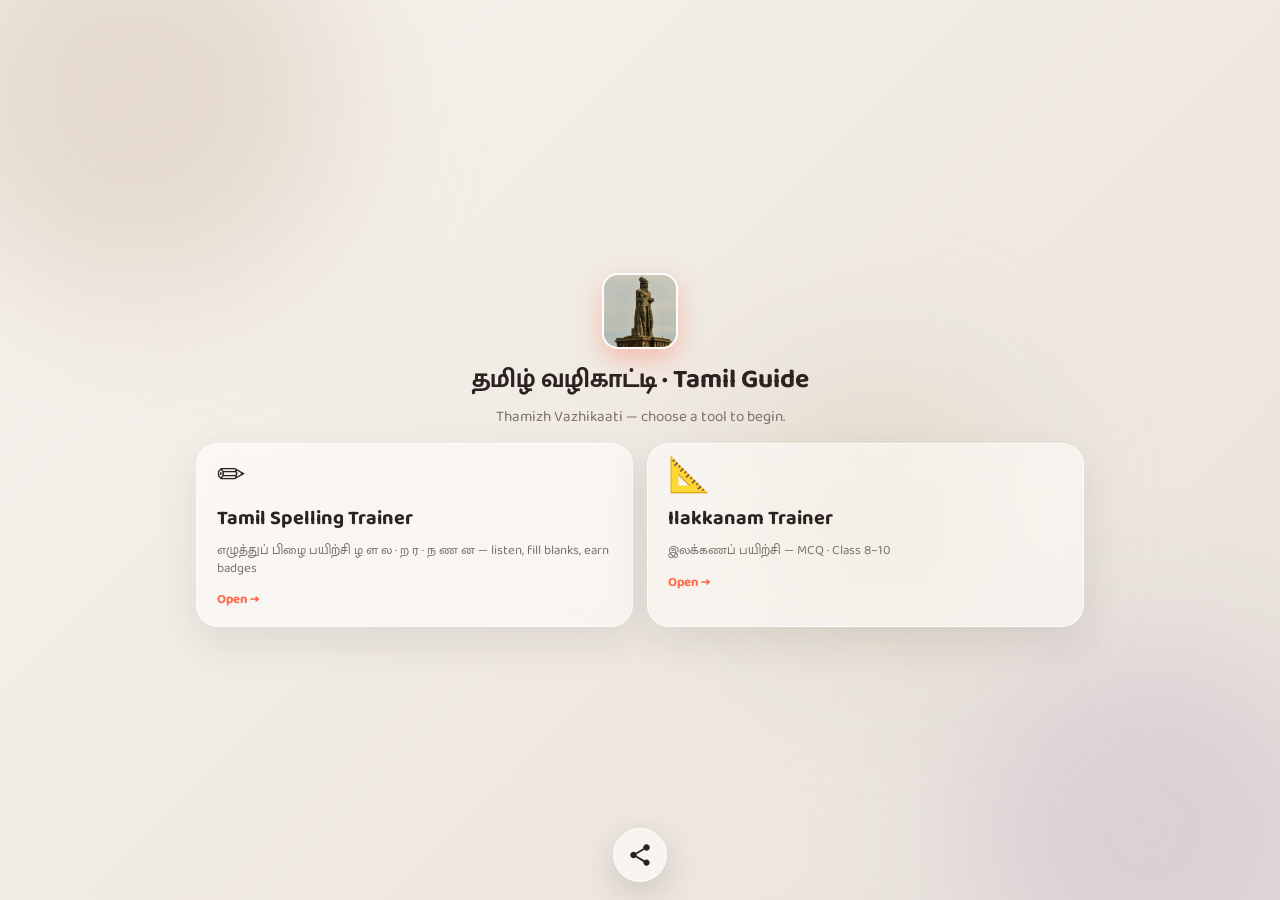
<file: web/index.html>
<!DOCTYPE html>
<html lang="ta">
<head>
  <meta charset="UTF-8" />
  <meta name="viewport" content="width=device-width, initial-scale=1.0" />
  <title>தமிழ் வழிகாட்டி · Tamil Guide</title>
  <link rel="preconnect" href="https://fonts.googleapis.com" />
  <link rel="preconnect" href="https://fonts.gstatic.com" crossorigin />
  <link href="https://fonts.googleapis.com/css2?family=Baloo+2:wght@500;600;700;800&family=Mukta+Malar:wght@400;500;600;700&display=swap" rel="stylesheet" />
  <link rel="stylesheet" href="css/styles.css" />
</head>
<body class="landing-body">
  <div class="bg-gradient"></div>
  <div class="bg-blob blob-1"></div>
  <div class="bg-blob blob-2"></div>
  <div class="bg-blob blob-3"></div>

  <div class="landing-wrap">
    <header class="landing-head">
      <div class="landing-logo landing-logo--photo" title="Thiruvalluvar">
        <img
          src="assets/thiruvalluvar.jpg"
          width="160"
          height="160"
          decoding="async"
          alt="Thiruvalluvar — statue at Kanyakumari" />
      </div>
      <h1>தமிழ் வழிகாட்டி · Tamil Guide</h1>
      <p class="muted">Thamizh Vazhikaati — choose a tool to begin.</p>
    </header>

    <div class="landing-grid">
      <a href="spelling.html" class="landing-card glass">
        <span class="landing-card-ico" aria-hidden="true">✏️</span>
        <h2>Tamil Spelling Trainer</h2>
        <p class="muted">எழுத்துப் பிழை பயிற்சி ழ ள ல · ற ர · ந ண ன — listen, fill blanks, earn badges</p>
        <span class="landing-card-go">Open →</span>
      </a>

      <a href="ilakkanam.html" class="landing-card glass">
        <span class="landing-card-ico" aria-hidden="true">📐</span>
        <h2>Ilakkanam Trainer</h2>
        <p class="muted">இலக்கணப் பயிற்சி — MCQ · Class 8–10</p>
        <span class="landing-card-go">Open →</span>
      </a>
    </div>
  </div>

  <div class="share-fab-bar" role="group" aria-label="Quick actions">
    <button type="button" id="shareFab" class="share-fab glass" aria-label="Share this site" title="Share or copy link">
      <svg class="share-fab-icon" aria-hidden="true" viewBox="0 0 24 24" width="24" height="24" focusable="false">
        <path
          fill="currentColor"
          d="M18 16.08c-.76 0-1.44.3-1.96.77L8.91 12.7c.05-.23.09-.46.09-.7s-.04-.47-.09-.7l7.05-4.11c.54.5 1.25.81 2.04.81 1.66 0 3-1.34 3-3s-1.34-3-3-3-3 1.34-3 3c0 .24.04.47.09.7L8.04 9.81C7.5 9.31 6.79 9 6 9c-1.66 0-3 1.34-3 3s1.34 3 3 3c.79 0 1.5-.31 2.04-.81l7.12 4.16c-.05.21-.08.43-.08.65 0 1.61 1.31 2.92 2.92 2.92 1.61 0 2.92-1.31 2.92-2.92s-1.31-2.92-2.92-2.92z"
        />
      </svg>
    </button>
  </div>
  <p id="shareStatus" class="share-fab-status muted" aria-live="polite" hidden></p>

  <script src="js/landing-extras.js"></script>
</body>
</html>
</file>
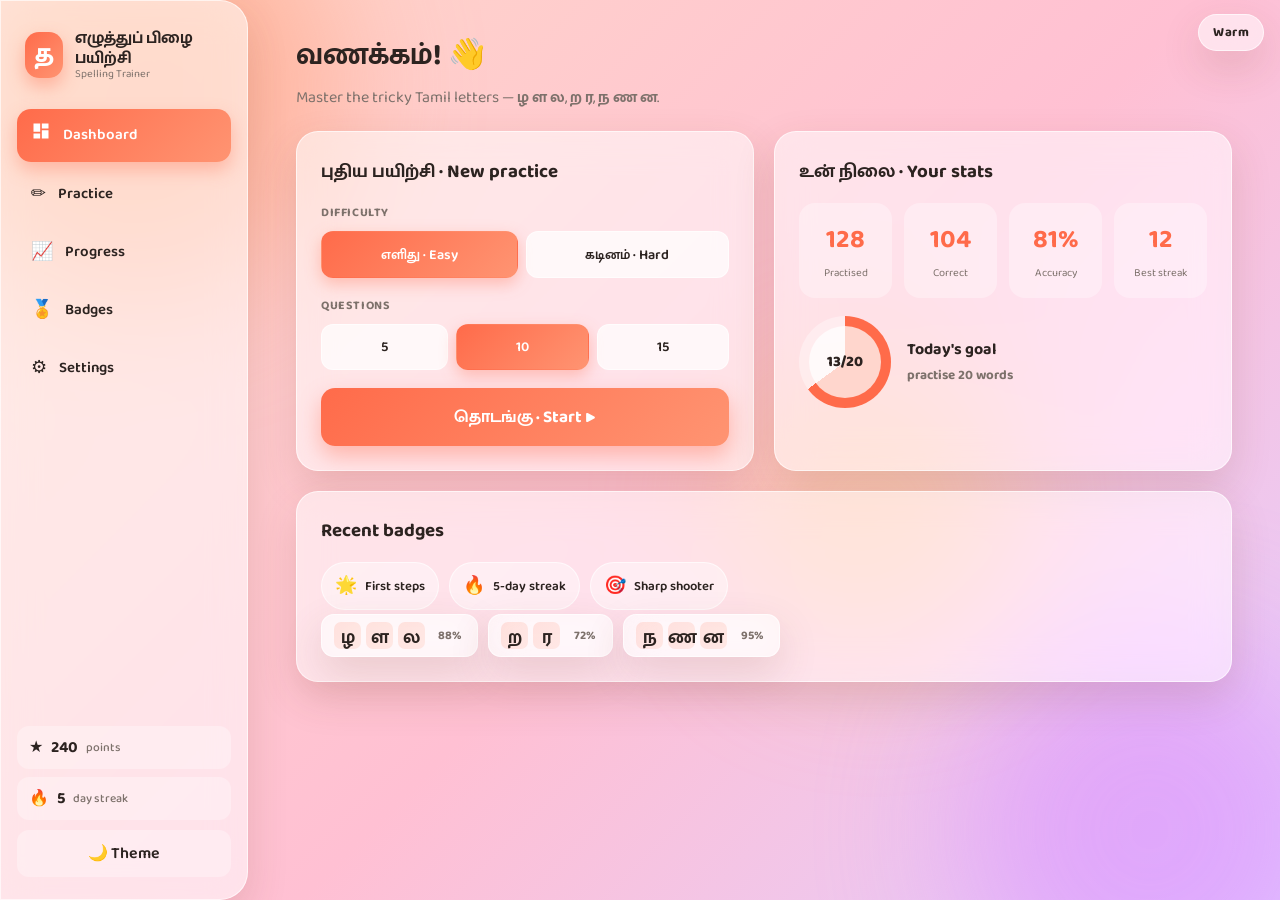
<file: scripts/palette_preview.html>
<!DOCTYPE html>
<html lang="ta">
<head>
<meta charset="UTF-8" />
<meta name="viewport" content="width=device-width, initial-scale=1.0" />
<title>Palette preview · Tamil Spelling</title>
<link rel="preconnect" href="https://fonts.googleapis.com" />
<link rel="preconnect" href="https://fonts.gstatic.com" crossorigin />
<link href="https://fonts.googleapis.com/css2?family=Baloo+2:wght@500;600;700;800&family=Mukta+Malar:wght@400;500;600;700&display=swap" rel="stylesheet" />
<style>
/* ===== self-contained copy of the dashboard look (no dependency on styles.css) ===== */
:root {
  --accent: #ff6b4a;
  --accent-2: #ff9472;
  --ok: #15a06a;
  --bad: #e23d3d;

  --text: #2c2320;
  --muted: #7d716b;
  --glass: rgba(255, 255, 255, 0.55);
  --glass-strong: rgba(255, 255, 255, 0.72);
  --glass-border: rgba(255, 255, 255, 0.65);
  --glass-shadow: 0 16px 40px rgba(120, 60, 40, 0.16);
  --radius: 22px;

  /* palette-driven (overridden by inline script) */
  --g1: #ffd9c7;
  --g2: #ffc0d3;
  --g3: #e4ccff;
  --blob1: #ff9a76;
  --blob2: #d98cff;
  --blob3: #ffd36b;
  --blob3-op: 0.35;
}

* { box-sizing: border-box; }
html, body { margin: 0; padding: 0; min-height: 100%; }
body {
  font-family: "Baloo 2", "Mukta Malar", system-ui, sans-serif;
  color: var(--text);
  min-height: 100vh;
  -webkit-font-smoothing: antialiased;
  overflow: hidden;
}
.ta, .word-line, .ref-letters { font-family: "Mukta Malar", "Baloo 2", sans-serif; }
.muted { color: var(--muted); }
h1, h2, h3 { font-weight: 700; }

.bg-gradient {
  position: fixed; inset: 0; z-index: -3;
  background: linear-gradient(135deg, var(--g1), var(--g2) 55%, var(--g3));
}
.bg-blob {
  position: fixed; z-index: -2; border-radius: 50%; filter: blur(70px); opacity: .55;
  pointer-events: none;
}
.blob-1 { width: 420px; height: 420px; background: var(--blob1); top: -120px; left: -80px; }
.blob-2 { width: 380px; height: 380px; background: var(--blob2); bottom: -120px; right: -60px; }
.blob-3 { width: 300px; height: 300px; background: var(--blob3); top: 40%; right: 20%; opacity: var(--blob3-op); }

.glass {
  background: var(--glass);
  backdrop-filter: blur(18px) saturate(1.3);
  -webkit-backdrop-filter: blur(18px) saturate(1.3);
  border: 1px solid var(--glass-border);
  box-shadow: var(--glass-shadow);
}

.layout { display: flex; min-height: 100vh; }
.sidebar {
  width: 248px; flex-shrink: 0; padding: 22px 16px;
  display: flex; flex-direction: column; gap: 22px;
  position: sticky; top: 0; height: 100vh; margin: 0;
  border-radius: 0 28px 28px 0;
}
.main { flex: 1; padding: 30px clamp(16px, 4vw, 48px); max-width: 1100px; }

.side-brand { display: flex; align-items: center; gap: 12px; padding: 6px 8px; }
.brand-mark {
  width: 46px; height: 46px; border-radius: 14px; display: grid; place-items: center;
  background: linear-gradient(135deg, var(--accent), var(--accent-2));
  color: #fff; font-weight: 800; font-size: 26px; box-shadow: 0 8px 18px rgba(255,107,74,.4);
}
.brand-text { display: flex; flex-direction: column; line-height: 1.15; }
.brand-text strong { font-size: 17px; }
.brand-text small { color: var(--muted); font-size: 11px; }

.side-nav { display: flex; flex-direction: column; gap: 6px; }
.nav-item {
  display: flex; align-items: center; gap: 12px; cursor: pointer;
  border: none; background: transparent; color: var(--text);
  padding: 12px 14px; border-radius: 14px; font: inherit; font-weight: 600; font-size: 15px;
  text-align: left;
}
.nav-item.active {
  background: linear-gradient(135deg, var(--accent), var(--accent-2));
  color: #fff; box-shadow: 0 8px 18px rgba(255,107,74,.35);
}
.ni-ico { font-size: 18px; }

.side-foot { margin-top: auto; display: flex; flex-direction: column; gap: 8px; }
.mini-stat {
  display: flex; align-items: center; gap: 8px; padding: 9px 12px; border-radius: 12px;
  background: rgba(255,255,255,.3); font-weight: 700;
}
.mini-stat b { font-size: 16px; }
.ms-l { color: var(--muted); font-weight: 500; font-size: 12px; }
.theme-btn {
  border: none; cursor: pointer; font: inherit; font-weight: 600; color: var(--text);
  background: rgba(255,255,255,.3); padding: 11px; border-radius: 12px; margin-top: 2px;
}

.view-head { margin-bottom: 20px; }
.view-head h1 { margin: 0 0 4px; font-size: 30px; }
.view-head p { margin: 0; }

.card { border-radius: var(--radius); padding: 24px; margin-bottom: 20px; }
.card h3 { margin: 0 0 16px; }
.grid-2 { display: grid; grid-template-columns: 1fr 1fr; gap: 20px; }

.field { margin-bottom: 18px; }
.field > label {
  display: block; font-weight: 700; margin-bottom: 9px; font-size: 12px;
  color: var(--muted); text-transform: uppercase; letter-spacing: .6px;
}
.seg { display: flex; flex-wrap: wrap; gap: 8px; }
.seg-btn {
  flex: 1 1 auto; min-width: 76px; padding: 11px 14px; cursor: pointer;
  border: 1.5px solid var(--glass-border); background: var(--glass-strong);
  border-radius: 12px; color: var(--text); font: inherit; font-weight: 600; font-size: 14px;
}
.seg-btn.active {
  background: linear-gradient(135deg, var(--accent), var(--accent-2));
  border-color: transparent; color: #fff; box-shadow: 0 6px 16px rgba(255,107,74,.35);
}

.btn-primary {
  border: none; cursor: pointer; font: inherit; font-weight: 700; color: #fff;
  background: linear-gradient(135deg, var(--accent), var(--accent-2));
  padding: 13px 22px; border-radius: 14px; font-size: 16px;
  box-shadow: 0 10px 22px rgba(255,107,74,.4);
}
.btn-primary.big { width: 100%; padding: 15px; font-size: 17px; }

.stats-grid { display: grid; grid-template-columns: repeat(4, 1fr); gap: 12px; }
.stat-box {
  background: rgba(255,255,255,.32); border-radius: 16px; padding: 16px 8px;
  text-align: center; display: flex; flex-direction: column; gap: 3px;
}
.stat-box b { font-size: 26px; color: var(--accent); }
.stat-box span { font-size: 11px; color: var(--muted); }

.ring-wrap { display: flex; align-items: center; gap: 16px; margin-top: 18px; }
.goal-ring {
  width: 92px; height: 92px; border-radius: 50%; display: grid; place-items: center;
  background: conic-gradient(var(--accent) calc(var(--p,0) * 1%), rgba(255,255,255,.35) 0);
  font-weight: 800; color: var(--text); position: relative;
}
.goal-ring::before { content: ""; position: absolute; inset: 10px; border-radius: 50%; background: var(--glass-strong); }
.goal-ring span { position: relative; z-index: 1; font-size: 15px; }
.goal-label { font-weight: 700; }

.badges-row { display: flex; flex-wrap: wrap; gap: 10px; }
.badge {
  display: flex; align-items: center; gap: 8px; padding: 9px 13px; border-radius: 999px;
  font-size: 13px; font-weight: 600; background: rgba(255,255,255,.4); border: 1px solid var(--glass-border);
}
.badge .b-ico { font-size: 18px; }

/* compact reference boxes from the play screen */
.ref-boxes { display: flex; gap: 10px; margin-top: 4px; flex-wrap: wrap; }
.ref-box { border-radius: 13px; padding: 7px 12px; display: flex; align-items: center; gap: 10px; }
.ref-letters { display: flex; gap: 5px; font-size: 19px; font-weight: 700; }
.ref-letters span {
  width: 27px; height: 27px; display: grid; place-items: center; border-radius: 7px;
  background: linear-gradient(135deg, rgba(255,107,74,.16), rgba(255,148,114,.16));
}
.ref-acc { font-size: 12px; font-weight: 700; color: var(--muted); min-width: 30px; text-align: center; }

.palette-tag {
  position: fixed; top: 14px; right: 16px; z-index: 80;
  padding: 7px 14px; border-radius: 999px; font-weight: 700; font-size: 13px;
  letter-spacing: .5px; text-transform: capitalize;
}
</style>
</head>
<body>
  <div class="bg-gradient"></div>
  <div class="bg-blob blob-1"></div>
  <div class="bg-blob blob-2"></div>
  <div class="bg-blob blob-3"></div>

  <div class="palette-tag glass" id="paletteTag">palette</div>

  <div class="layout">
    <aside class="sidebar glass">
      <div class="side-brand">
        <span class="brand-mark">த</span>
        <div class="brand-text">
          <strong>எழுத்துப் பிழை பயிற்சி</strong>
          <small>Spelling Trainer</small>
        </div>
      </div>
      <nav class="side-nav">
        <button class="nav-item active"><span class="ni-ico ni-ico-svg" aria-hidden="true"><svg viewBox="0 0 24 24" width="20" height="20" focusable="false"><path fill="currentColor" d="M3 13h8V3H3v10zm0 8h8v-6H3v6zm10 0h8V11h-8v10zm0-18v6h8V3h-8z"/></svg></span> Dashboard</button>
        <button class="nav-item"><span class="ni-ico">✏️</span> Practice</button>
        <button class="nav-item"><span class="ni-ico">📈</span> Progress</button>
        <button class="nav-item"><span class="ni-ico">🏅</span> Badges</button>
        <button class="nav-item"><span class="ni-ico">⚙️</span> Settings</button>
      </nav>
      <div class="side-foot">
        <div class="mini-stat"><span>★</span><b>240</b><span class="ms-l">points</span></div>
        <div class="mini-stat"><span>🔥</span><b>5</b><span class="ms-l">day streak</span></div>
        <button class="theme-btn">🌙 <span>Theme</span></button>
      </div>
    </aside>

    <main class="main">
      <header class="view-head">
        <h1>வணக்கம்! 👋</h1>
        <p class="muted">Master the tricky Tamil letters — <b>ழ ள ல</b>, <b>ற ர</b>, <b>ந ண ன</b>.</p>
      </header>

      <div class="grid-2">
        <div class="card glass start-card">
          <h3>புதிய பயிற்சி · New practice</h3>
          <div class="field">
            <label>Difficulty</label>
            <div class="seg">
              <button class="seg-btn active">எளிது · Easy</button>
              <button class="seg-btn">கடினம் · Hard</button>
            </div>
          </div>
          <div class="field">
            <label>Questions</label>
            <div class="seg">
              <button class="seg-btn">5</button>
              <button class="seg-btn active">10</button>
              <button class="seg-btn">15</button>
            </div>
          </div>
          <button class="btn-primary big">தொடங்கு · Start ▶</button>
        </div>

        <div class="card glass">
          <h3>உன் நிலை · Your stats</h3>
          <div class="stats-grid">
            <div class="stat-box"><b>128</b><span>Practised</span></div>
            <div class="stat-box"><b>104</b><span>Correct</span></div>
            <div class="stat-box"><b>81%</b><span>Accuracy</span></div>
            <div class="stat-box"><b>12</b><span>Best streak</span></div>
          </div>
          <div class="ring-wrap">
            <div class="goal-ring" style="--p:65"><span>13/20</span></div>
            <div class="goal-label">Today's goal<br><small class="muted">practise 20 words</small></div>
          </div>
        </div>
      </div>

      <div class="card glass">
        <h3>Recent badges</h3>
        <div class="badges-row">
          <div class="badge"><span class="b-ico">🌟</span> First steps</div>
          <div class="badge"><span class="b-ico">🔥</span> 5-day streak</div>
          <div class="badge"><span class="b-ico">🎯</span> Sharp shooter</div>
        </div>
        <div class="ref-boxes">
          <div class="ref-box glass"><div class="ref-letters"><span>ழ</span><span>ள</span><span>ல</span></div><div class="ref-acc">88%</div></div>
          <div class="ref-box glass"><div class="ref-letters"><span>ற</span><span>ர</span></div><div class="ref-acc">72%</div></div>
          <div class="ref-box glass"><div class="ref-letters"><span>ந</span><span>ண</span><span>ன</span></div><div class="ref-acc">95%</div></div>
        </div>
      </div>
    </main>
  </div>

  <script>
    var PALETTES = {
      warm:     { g1:"#ffd9c7", g2:"#ffc0d3", g3:"#e4ccff", b1:"#ff9a76", b2:"#d98cff", b3:"#ffd36b", b3op:0.35 },
      ocean:    { g1:"#a7f0e6", g2:"#a9d6ff", g3:"#c7caff", b1:"#54d6c4", b2:"#5fa8ff", b3:"#9aa6ff", b3op:0.40 },
      mint:     { g1:"#c4f5d8", g2:"#aef0ec", g3:"#bdf3ea", b1:"#5fe0a8", b2:"#4fd6cf", b3:"#c9f7d8", b3op:0.45 },
      lavender: { g1:"#e6ccff", g2:"#cdd4ff", g3:"#ffd6ec", b1:"#c79bff", b2:"#9aa6ff", b3:"#ffb3d4", b3op:0.40 },
      candy:    { g1:"#ffb3e6", g2:"#c79bff", g3:"#9ab8ff", b1:"#ff5fce", b2:"#9b5fff", b3:"#5f9bff", b3op:0.50 },
      sunrise:  { g1:"#ffe9a8", g2:"#ffc6a0", g3:"#ffb0c4", b1:"#ffd36b", b2:"#ff9a76", b3:"#ff8fb0", b3op:0.42 },
      neutral:  { g1:"#fbf6ef", g2:"#f2ece2", g3:"#ebe4da", b1:"#e8dcc8", b2:"#dfeae0", b3:"#efe2d2", b3op:0.30 }
    };
    var name = (new URLSearchParams(location.search).get("palette") || "warm").toLowerCase();
    var p = PALETTES[name] || PALETTES.warm;
    var r = document.documentElement.style;
    r.setProperty("--g1", p.g1);
    r.setProperty("--g2", p.g2);
    r.setProperty("--g3", p.g3);
    r.setProperty("--blob1", p.b1);
    r.setProperty("--blob2", p.b2);
    r.setProperty("--blob3", p.b3);
    r.setProperty("--blob3-op", p.b3op);
    document.getElementById("paletteTag").textContent = name;
  </script>
</body>
</html>
</file>
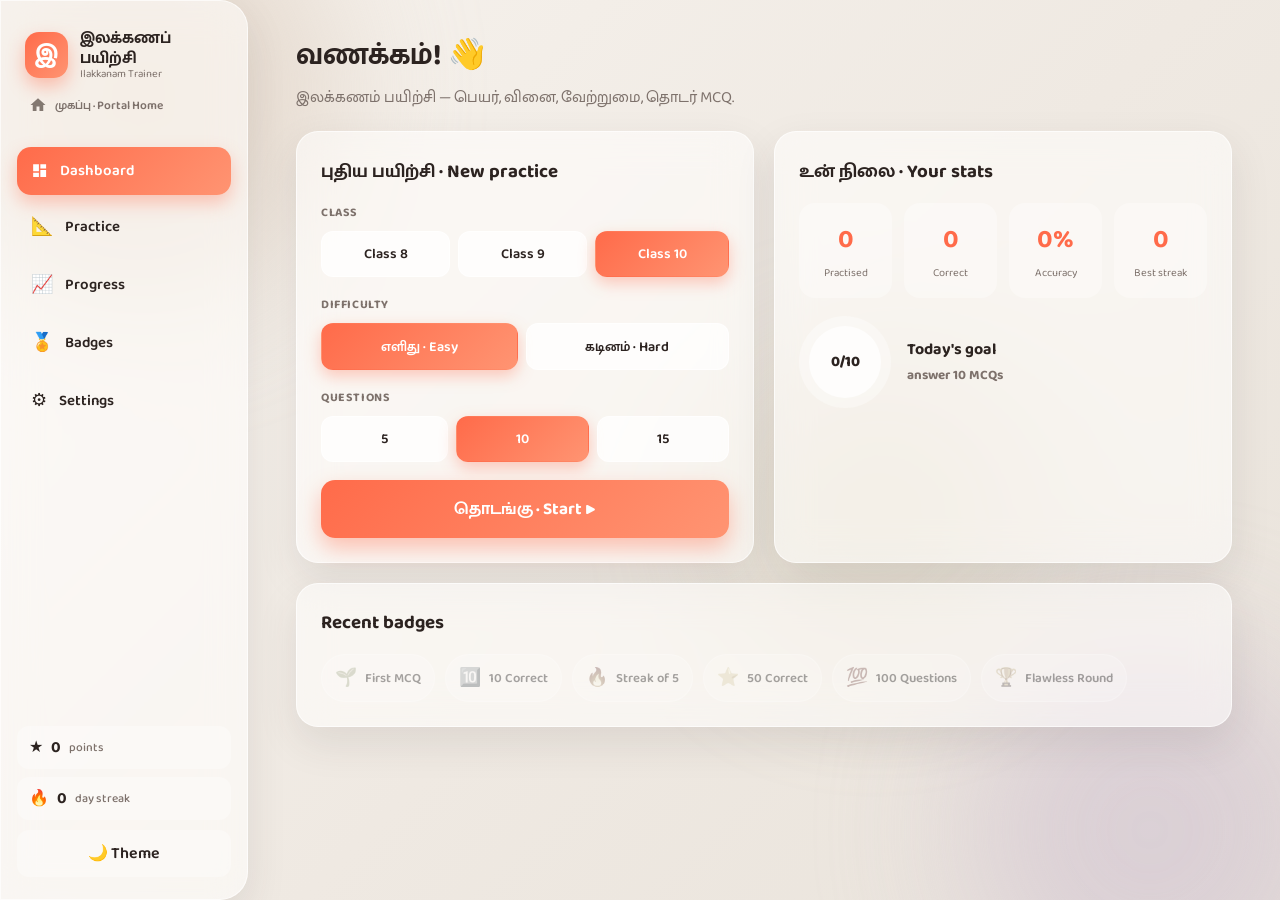
<file: web/ilakkanam.html>
<!DOCTYPE html>
<html lang="ta">
<head>
  <meta charset="UTF-8" />
  <meta name="viewport" content="width=device-width, initial-scale=1.0" />
  <title>இலக்கணம் · Ilakkanam Trainer</title>
  <link rel="preconnect" href="https://fonts.googleapis.com" />
  <link rel="preconnect" href="https://fonts.gstatic.com" crossorigin />
  <link href="https://fonts.googleapis.com/css2?family=Baloo+2:wght@500;600;700;800&family=Mukta+Malar:wght@400;500;600;700&display=swap" rel="stylesheet" />
  <link rel="stylesheet" href="css/styles.css" />
</head>
<body>
  <div class="bg-gradient"></div>
  <div class="bg-blob blob-1"></div>
  <div class="bg-blob blob-2"></div>
  <div class="bg-blob blob-3"></div>

  <div class="layout">
    <aside class="sidebar glass" id="sidebar">
      <div class="side-brand">
        <div class="side-brand-top">
          <span class="brand-mark">இ</span>
          <div class="brand-text">
            <strong>இலக்கணப் பயிற்சி</strong>
            <small>Ilakkanam Trainer</small>
          </div>
        </div>
        <a href="index.html" class="hub-link">
          <svg class="hub-link-icon" aria-hidden="true" viewBox="0 0 24 24" width="18" height="18" focusable="false">
            <path fill="currentColor" d="M10 20v-6h4v6h5v-8h3L12 3 2 12h3v8h5z" />
          </svg>
          <span>முகப்பு · Portal Home</span>
        </a>
      </div>

      <nav class="side-nav">
        <button class="nav-item active" data-view="dashboard">
          <span class="ni-ico ni-ico-svg" aria-hidden="true">
            <svg viewBox="0 0 24 24" width="20" height="20" focusable="false">
              <path fill="currentColor" d="M3 13h8V3H3v10zm0 8h8v-6H3v6zm10 0h8V11h-8v10zm0-18v6h8V3h-8z" />
            </svg>
          </span>
          Dashboard
        </button>
        <button class="nav-item" data-view="practice-setup"><span class="ni-ico">📐</span> Practice</button>
        <button class="nav-item" data-view="progress"><span class="ni-ico">📈</span> Progress</button>
        <button class="nav-item" data-view="badges"><span class="ni-ico">🏅</span> Badges</button>
        <button class="nav-item" data-view="settings"><span class="ni-ico">⚙️</span> Settings</button>
      </nav>

      <div class="side-foot">
        <div class="mini-stat"><span class="chip-ico">★</span><b id="sidePoints">0</b><span class="ms-l">points</span></div>
        <div class="mini-stat"><span class="chip-ico">🔥</span><b id="sideStreak">0</b><span class="ms-l">day streak</span></div>
        <button id="themeToggle" class="theme-btn">🌙 <span>Theme</span></button>
      </div>
    </aside>

    <button id="menuBtn" class="menu-btn glass" title="Menu">☰</button>

    <main class="main">

      <section class="view active" id="view-dashboard">
        <header class="view-head">
          <h1>வணக்கம்! 👋</h1>
          <p class="muted">இலக்கணம் பயிற்சி — பெயர், வினை, வேற்றுமை, தொடர் MCQ.</p>
        </header>

        <div class="grid-2">
          <div class="card glass start-card">
            <h3>புதிய பயிற்சி · New practice</h3>
            <div class="field">
              <label>Class</label>
              <div id="dashClass" class="seg">
                <button class="seg-btn" data-cls="8">Class 8</button>
                <button class="seg-btn" data-cls="9">Class 9</button>
                <button class="seg-btn active" data-cls="10">Class 10</button>
              </div>
            </div>
            <div class="field">
              <label>Difficulty</label>
              <div id="dashDiff" class="seg">
                <button class="seg-btn active" data-diff="easy">எளிது · Easy</button>
                <button class="seg-btn" data-diff="hard">கடினம் · Hard</button>
              </div>
            </div>
            <div class="field">
              <label>Questions</label>
              <div id="dashLen" class="seg">
                <button class="seg-btn" data-len="5">5</button>
                <button class="seg-btn active" data-len="10">10</button>
                <button class="seg-btn" data-len="15">15</button>
              </div>
            </div>
            <p id="dashEmptyMsg" class="muted empty-msg" hidden></p>
            <button id="dashStart" class="btn-primary big">தொடங்கு · Start ▶</button>
          </div>

          <div class="card glass">
            <h3>உன் நிலை · Your stats</h3>
            <div class="stats-grid">
              <div class="stat-box"><b id="dTotal">0</b><span>Practised</span></div>
              <div class="stat-box"><b id="dCorrect">0</b><span>Correct</span></div>
              <div class="stat-box"><b id="dAcc">0%</b><span>Accuracy</span></div>
              <div class="stat-box"><b id="dBest">0</b><span>Best streak</span></div>
            </div>
            <div class="ring-wrap">
              <div class="goal-ring" id="goalRing"><span id="goalText">0/10</span></div>
              <div class="goal-label">Today's goal<br><small class="muted">answer 10 MCQs</small></div>
            </div>
          </div>
        </div>

        <div class="card glass">
          <div class="card-head"><h3>Recent badges</h3></div>
          <div class="badges-row" id="dashBadges"></div>
        </div>
      </section>

      <section class="view" id="view-practice-setup">
        <header class="view-head">
          <h1>📐 பயிற்சி · Practice</h1>
          <p class="muted">Choose class, difficulty, and how many MCQs to practise.</p>
        </header>
        <div class="card glass start-card">
          <div class="field">
            <label>Class</label>
            <div id="setupClass" class="seg">
              <button class="seg-btn" data-cls="8">Class 8</button>
              <button class="seg-btn" data-cls="9">Class 9</button>
              <button class="seg-btn active" data-cls="10">Class 10</button>
            </div>
          </div>
          <div class="field">
            <label>Difficulty</label>
            <div id="setupDiff" class="seg">
              <button class="seg-btn active" data-diff="easy">எளிது · Easy</button>
              <button class="seg-btn" data-diff="hard">கடினம் · Hard</button>
            </div>
            <small class="muted">Easy — foundational topics · Hard — advanced grammar</small>
          </div>
          <div class="field">
            <label>Questions</label>
            <div id="setupLen" class="seg">
              <button class="seg-btn" data-len="5">5</button>
              <button class="seg-btn active" data-len="10">10</button>
              <button class="seg-btn" data-len="15">15</button>
            </div>
          </div>
          <p id="setupEmptyMsg" class="muted empty-msg" hidden></p>
          <button id="setupStart" class="btn-primary big">தொடங்கு · Start ▶</button>
        </div>
      </section>

      <section class="view" id="view-play">
        <div class="play-top">
          <button id="quitBtn" class="icon-btn glass" title="Back">←</button>
          <div class="progress">
            <div class="progress-bar"><div id="progressFill"></div></div>
            <span id="progressText">1 / 10</span>
          </div>
          <div class="round-points glass"><span class="chip-ico">★</span><span id="roundPoints">0</span></div>
        </div>

        <div class="card glass play-card mcq-card">
          <p id="topicLabel" class="mcq-topic-label">—</p>
          <p id="prompt" class="mcq-prompt"></p>
          <div id="mcqOptions" class="mcq-options" role="radiogroup" aria-label="Answer choices"></div>
          <div class="play-actions">
            <button id="checkBtn" class="btn-primary">சரிபார் · Check</button>
            <button id="nextBtn" class="btn-primary" hidden>அடுத்தது · Next →</button>
          </div>
          <div id="feedback" class="feedback"></div>
        </div>
      </section>

      <section class="view" id="view-results">
        <div class="card glass result-card">
          <div id="resultEmoji" class="result-emoji">🎉</div>
          <h2 id="resultTitle">அருமை!</h2>
          <div class="stats-grid three">
            <div class="stat-box"><b id="rScore">0</b><span>Score</span></div>
            <div class="stat-box"><b id="rCorrect">0/0</b><span>Correct</span></div>
            <div class="stat-box"><b id="rStreak">0</b><span>Best streak</span></div>
          </div>
          <div id="newBadges" class="badges-row center"></div>
          <div id="reviewList" class="review-list"></div>
          <div class="result-actions">
            <button id="againBtn" class="btn-primary big">மீண்டும் · Again</button>
            <button id="homeBtn" class="btn-soft btn-ico-row">
              <svg class="btn-row-ico" aria-hidden="true" viewBox="0 0 24 24" width="18" height="18" focusable="false">
                <path fill="currentColor" d="M3 13h8V3H3v10zm0 8h8v-6H3v6zm10 0h8V11h-8v10zm0-18v6h8V3h-8z" />
              </svg>
              Dashboard
            </button>
          </div>
        </div>
      </section>

      <section class="view" id="view-progress">
        <header class="view-head"><h1>📈 முன்னேற்றம் · Progress</h1></header>
        <div class="card glass">
          <div class="stats-grid">
            <div class="stat-box"><b id="pTotal">0</b><span>Questions practised</span></div>
            <div class="stat-box"><b id="pCorrect">0</b><span>Correct</span></div>
            <div class="stat-box"><b id="pAcc">0%</b><span>Accuracy</span></div>
            <div class="stat-box"><b id="pBest">0</b><span>Best streak</span></div>
          </div>
        </div>
        <div class="card glass">
          <h3>By grammar topic</h3>
          <div id="topicStats" class="group-stats"></div>
        </div>
      </section>

      <section class="view" id="view-badges">
        <header class="view-head"><h1>🏅 சின்னங்கள் · Badges</h1></header>
        <div class="card glass"><div class="badges-row" id="allBadges"></div></div>
      </section>

      <section class="view" id="view-settings">
        <header class="view-head"><h1>⚙️ அமைப்புகள் · Settings</h1></header>
        <div class="card glass">
          <div class="field"><label>Appearance</label>
            <div class="seg">
              <button class="seg-btn" id="setLight">☀️ Light</button>
              <button class="seg-btn" id="setDark">🌙 Dark</button>
            </div>
          </div>
          <div class="field"><label>Danger zone</label>
            <button id="resetBtn" class="btn-soft danger">Reset all progress</button>
          </div>
        </div>
      </section>

    </main>
  </div>

  <div id="fxRed" class="fx-red" aria-hidden="true"></div>
  <div id="fxLayer" class="fx-layer" aria-hidden="true"></div>

  <script src="data/ilakkanam.js"></script>
  <script src="js/ilakkanam.js"></script>
</body>
</html>
</file>
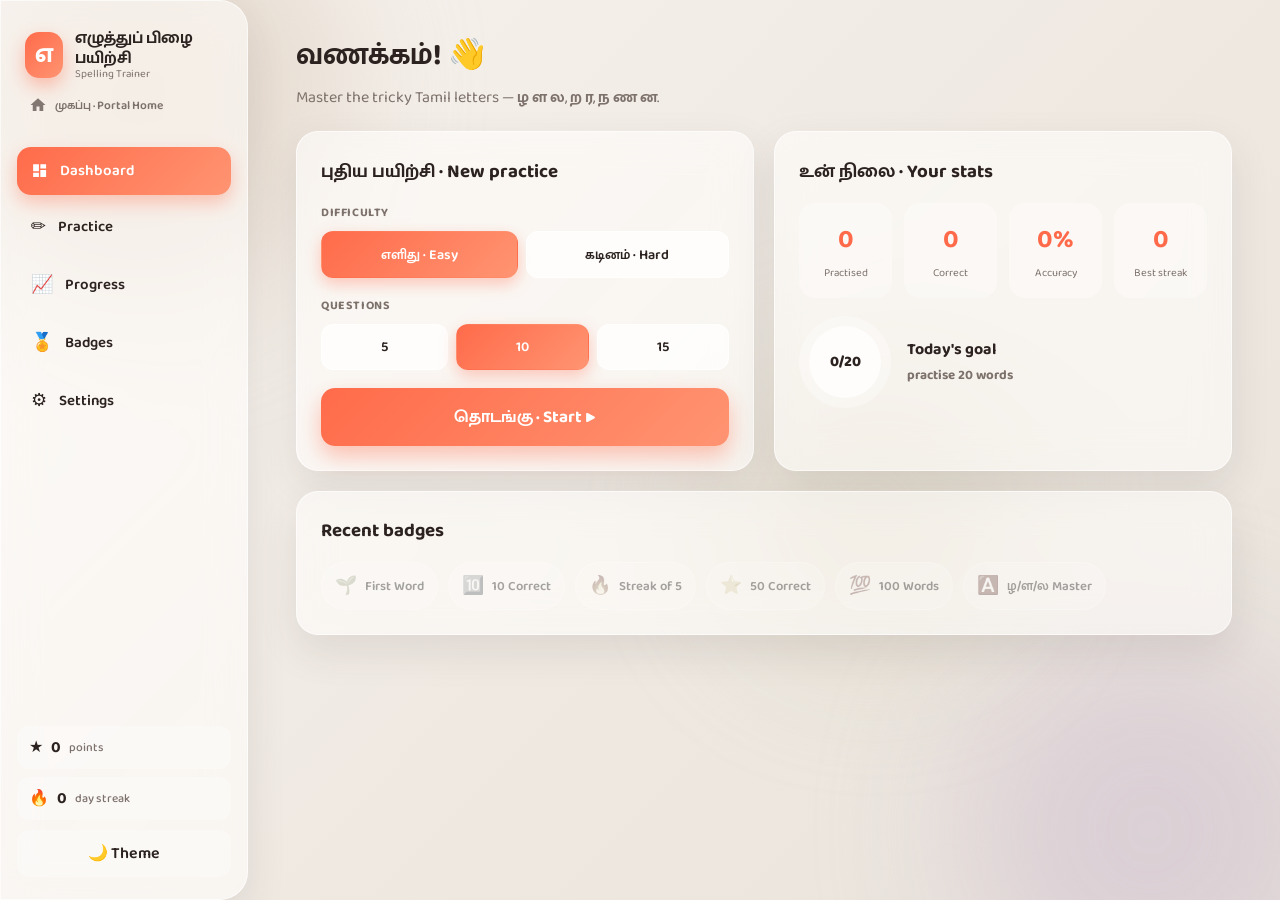
<file: web/spelling.html>
<!DOCTYPE html>
<html lang="ta">
<head>
  <meta charset="UTF-8" />
  <meta name="viewport" content="width=device-width, initial-scale=1.0" />
  <title>எழுத்துப் பிழை பயிற்சி · Tamil Spelling</title>
  <link rel="preconnect" href="https://fonts.googleapis.com" />
  <link rel="preconnect" href="https://fonts.gstatic.com" crossorigin />
  <link href="https://fonts.googleapis.com/css2?family=Baloo+2:wght@500;600;700;800&family=Mukta+Malar:wght@400;500;600;700&display=swap" rel="stylesheet" />
  <link rel="stylesheet" href="css/styles.css" />
</head>
<body>
  <div class="bg-gradient"></div>
  <div class="bg-blob blob-1"></div>
  <div class="bg-blob blob-2"></div>
  <div class="bg-blob blob-3"></div>

  <div class="layout">
    <aside class="sidebar glass" id="sidebar">
      <div class="side-brand">
        <div class="side-brand-top">
          <span class="brand-mark">எ</span>
          <div class="brand-text">
            <strong>எழுத்துப் பிழை பயிற்சி</strong>
            <small>Spelling Trainer</small>
          </div>
        </div>
        <a href="index.html" class="hub-link">
          <svg class="hub-link-icon" aria-hidden="true" viewBox="0 0 24 24" width="18" height="18" focusable="false">
            <path fill="currentColor" d="M10 20v-6h4v6h5v-8h3L12 3 2 12h3v8h5z" />
          </svg>
          <span>முகப்பு · Portal Home</span>
        </a>
      </div>

      <nav class="side-nav">
        <button class="nav-item active" data-view="dashboard">
          <span class="ni-ico ni-ico-svg" aria-hidden="true">
            <svg viewBox="0 0 24 24" width="20" height="20" focusable="false">
              <path fill="currentColor" d="M3 13h8V3H3v10zm0 8h8v-6H3v6zm10 0h8V11h-8v10zm0-18v6h8V3h-8z" />
            </svg>
          </span>
          Dashboard
        </button>
        <button class="nav-item" data-view="practice-setup"><span class="ni-ico">✏️</span> Practice</button>
        <button class="nav-item" data-view="progress"><span class="ni-ico">📈</span> Progress</button>
        <button class="nav-item" data-view="badges"><span class="ni-ico">🏅</span> Badges</button>
        <button class="nav-item" data-view="settings"><span class="ni-ico">⚙️</span> Settings</button>
      </nav>

      <div class="side-foot">
        <div class="mini-stat"><span class="chip-ico">★</span><b id="sidePoints">0</b><span class="ms-l">points</span></div>
        <div class="mini-stat"><span class="chip-ico">🔥</span><b id="sideStreak">0</b><span class="ms-l">day streak</span></div>
        <button id="themeToggle" class="theme-btn">🌙 <span>Theme</span></button>
      </div>
    </aside>

    <button id="menuBtn" class="menu-btn glass" title="Menu">☰</button>

    <main class="main">

      <section class="view active" id="view-dashboard">
        <header class="view-head">
          <h1>வணக்கம்! 👋</h1>
          <p class="muted">Master the tricky Tamil letters — <b>ழ ள ல</b>, <b>ற ர</b>, <b>ந ண ன</b>.</p>
        </header>

        <div class="grid-2">
          <div class="card glass start-card">
            <h3>புதிய பயிற்சி · New practice</h3>
            <div class="field">
              <label>Difficulty</label>
              <div id="dashDiff" class="seg">
                <button class="seg-btn active" data-diff="easy">எளிது · Easy</button>
                <button class="seg-btn" data-diff="hard">கடினம் · Hard</button>
              </div>
            </div>
            <div class="field">
              <label>Questions</label>
              <div id="dashLen" class="seg">
                <button class="seg-btn" data-len="5">5</button>
                <button class="seg-btn active" data-len="10">10</button>
                <button class="seg-btn" data-len="15">15</button>
              </div>
            </div>
            <button id="dashStart" class="btn-primary big">தொடங்கு · Start ▶</button>
          </div>

          <div class="card glass">
            <h3>உன் நிலை · Your stats</h3>
            <div class="stats-grid">
              <div class="stat-box"><b id="dTotal">0</b><span>Practised</span></div>
              <div class="stat-box"><b id="dCorrect">0</b><span>Correct</span></div>
              <div class="stat-box"><b id="dAcc">0%</b><span>Accuracy</span></div>
              <div class="stat-box"><b id="dBest">0</b><span>Best streak</span></div>
            </div>
            <div class="ring-wrap">
              <div class="goal-ring" id="goalRing"><span id="goalText">0/20</span></div>
              <div class="goal-label">Today's goal<br><small class="muted">practise 20 words</small></div>
            </div>
          </div>
        </div>

        <div class="card glass">
          <div class="card-head"><h3>Recent badges</h3></div>
          <div class="badges-row" id="dashBadges"></div>
        </div>
      </section>

      <section class="view" id="view-practice-setup">
        <header class="view-head"><h1>✏️ பயிற்சி · Practice</h1>
          <p class="muted">Pick how you'd like to practise.</p></header>
        <div class="card glass start-card">
          <div class="field"><label>Difficulty</label>
            <div id="setupDiff" class="seg">
                <button class="seg-btn active" data-diff="easy">எளிது · Easy</button>
                <button class="seg-btn" data-diff="hard">கடினம் · Hard</button>
            </div>
            <small class="muted">Easy blanks 1 tricky letter · Hard blanks them all</small>
          </div>
          <div class="field"><label>Questions</label>
            <div id="setupLen" class="seg">
              <button class="seg-btn" data-len="5">5</button>
              <button class="seg-btn active" data-len="10">10</button>
              <button class="seg-btn" data-len="15">15</button>
            </div>
          </div>
          <button id="setupStart" class="btn-primary big">தொடங்கு · Start ▶</button>
        </div>
      </section>

      <section class="view" id="view-play">
        <div class="play-top">
          <button id="quitBtn" class="icon-btn glass" title="Back">←</button>
          <div class="progress">
            <div class="progress-bar"><div id="progressFill"></div></div>
            <span id="progressText">1 / 10</span>
          </div>
          <div class="round-points glass"><span class="chip-ico">★</span><span id="roundPoints">0</span></div>
        </div>

        <div class="ref-boxes">
          <div class="ref-box glass" data-group="la">
            <div class="ref-letters"><span>ழ</span><span>ள</span><span>ல</span></div>
            <div class="ref-acc" data-acc="la">—</div>
          </div>
          <div class="ref-box glass" data-group="ra">
            <div class="ref-letters"><span>ற</span><span>ர</span></div>
            <div class="ref-acc" data-acc="ra">—</div>
          </div>
          <div class="ref-box glass" data-group="na">
            <div class="ref-letters"><span>ந</span><span>ண</span><span>ன</span></div>
            <div class="ref-acc" data-acc="na">—</div>
          </div>
        </div>

        <div class="card glass play-card">
          <div class="pron-row">
            <button id="speakBtn" class="speaker-btn" title="Hear the word">🔊</button>
            <button id="hintBtn" class="btn-soft small">👁 Show pronunciation</button>
          </div>
          <div id="pron" class="pron-text" hidden></div>

          <div id="word" class="word-line" aria-label="word with blanks"></div>

          <div class="play-actions">
            <button id="checkBtn" class="btn-primary">சரிபார் · Check</button>
            <button id="skipBtn" class="btn-soft" title="Skip this word">Skip ↷</button>
          </div>
          <div id="feedback" class="feedback"></div>
        </div>
      </section>

      <section class="view" id="view-results">
        <div class="card glass result-card">
          <div id="resultEmoji" class="result-emoji">🎉</div>
          <h2 id="resultTitle">அருமை!</h2>
          <div class="stats-grid three">
            <div class="stat-box"><b id="rScore">0</b><span>Score</span></div>
            <div class="stat-box"><b id="rCorrect">0/0</b><span>Correct</span></div>
            <div class="stat-box"><b id="rStreak">0</b><span>Best streak</span></div>
          </div>
          <div id="newBadges" class="badges-row center"></div>
          <div id="reviewList" class="review-list"></div>
          <div class="result-actions">
            <button id="againBtn" class="btn-primary big">மீண்டும் · Again</button>
            <button id="homeBtn" class="btn-soft btn-ico-row">
              <svg class="btn-row-ico" aria-hidden="true" viewBox="0 0 24 24" width="18" height="18" focusable="false">
                <path fill="currentColor" d="M3 13h8V3H3v10zm0 8h8v-6H3v6zm10 0h8V11h-8v10zm0-18v6h8V3h-8z" />
              </svg>
              Dashboard
            </button>
          </div>
        </div>
      </section>

      <section class="view" id="view-progress">
        <header class="view-head"><h1>📈 முன்னேற்றம் · Progress</h1></header>
        <div class="card glass">
          <div class="stats-grid">
            <div class="stat-box"><b id="pTotal">0</b><span>Words practised</span></div>
            <div class="stat-box"><b id="pCorrect">0</b><span>Correct</span></div>
            <div class="stat-box"><b id="pAcc">0%</b><span>Accuracy</span></div>
            <div class="stat-box"><b id="pBest">0</b><span>Best streak</span></div>
          </div>
        </div>
        <div class="card glass">
          <h3>By tricky-letter group</h3>
          <div id="groupStats" class="group-stats"></div>
        </div>
      </section>

      <section class="view" id="view-badges">
        <header class="view-head"><h1>🏅 சின்னங்கள் · Badges</h1></header>
        <div class="card glass"><div class="badges-row" id="allBadges"></div></div>
      </section>

      <section class="view" id="view-settings">
        <header class="view-head"><h1>⚙️ அமைப்புகள் · Settings</h1></header>
        <div class="card glass">
          <div class="field"><label>Appearance</label>
            <div class="seg">
              <button class="seg-btn" id="setLight">☀️ Light</button>
              <button class="seg-btn" id="setDark">🌙 Dark</button>
            </div>
          </div>
          <div class="field"><label>Tamil voice (audio)</label>
            <div id="voiceStatus" class="voice-status muted">Checking…</div>
          </div>
          <div class="field"><label>Danger zone</label>
            <button id="resetBtn" class="btn-soft danger">Reset all progress</button>
          </div>
        </div>
      </section>

    </main>
  </div>

  <div id="fxRed" class="fx-red" aria-hidden="true"></div>
  <div id="fxLayer" class="fx-layer" aria-hidden="true"></div>

  <script src="data/words.js"></script>
  <script src="js/tamil.js"></script>
  <script src="js/app.js"></script>
</body>
</html>
</file>
<file: web/css/styles.css>
/* ===================== Theme tokens (neutral light + dark only) ===================== */
:root {
  --ok: #15a06a;
  --bad: #e23d3d;
  --radius: 22px;

  --text: #2c2320;
  --muted: #7d716b;
  --glass: rgba(255, 255, 255, 0.55);
  --glass-strong: rgba(255, 255, 255, 0.72);
  --glass-border: rgba(255, 255, 255, 0.65);
  --glass-shadow: 0 16px 40px rgba(60, 50, 45, 0.1);

  /* neutral cream / stone background + warm accent for actions */
  --accent: #ff6b4a;
  --accent-2: #ff9472;
  --g1: #f7f3ee;
  --g2: #efe9e2;
  --g3: #e9e3db;
  --blob-1: #d9c8b8;
  --blob-2: #cfc0d0;
  --blob-3: #d0c8b0;
}

[data-theme="dark"] {
  --text: #f2ebe7;
  --muted: #b3a79f;
  --glass: rgba(40, 33, 30, 0.55);
  --glass-strong: rgba(48, 40, 36, 0.78);
  --glass-border: rgba(255, 255, 255, 0.12);
  --glass-shadow: 0 16px 40px rgba(0, 0, 0, 0.45);

  --g1: #201d1a;
  --g2: #24201c;
  --g3: #1a1714;
  --blob-1: #3a3530;
  --blob-2: #353040;
  --blob-3: #2e2a22;
}

* { box-sizing: border-box; }
html, body { margin: 0; padding: 0; min-height: 100%; }
body {
  font-family: "Baloo 2", "Mukta Malar", system-ui, sans-serif;
  color: var(--text);
  min-height: 100vh;
  -webkit-font-smoothing: antialiased;
  overflow-x: hidden;
}
.ta, .word-line, .ref-letters, .opt { font-family: "Mukta Malar", "Baloo 2", sans-serif; }
.muted { color: var(--muted); }
h1, h2, h3 { font-weight: 700; }

/* ===================== Background ===================== */
.bg-gradient {
  position: fixed; inset: 0; z-index: -3;
  background: linear-gradient(135deg, var(--g1), var(--g2) 55%, var(--g3));
  transition: background .4s;
}
.bg-blob {
  position: fixed; z-index: -2; border-radius: 50%; filter: blur(70px); opacity: .55;
  pointer-events: none;
}
.blob-1 { width: 420px; height: 420px; background: var(--blob-1); top: -120px; left: -80px; }
.blob-2 { width: 380px; height: 380px; background: var(--blob-2); bottom: -120px; right: -60px; }
.blob-3 { width: 300px; height: 300px; background: var(--blob-3); top: 40%; right: 20%; opacity: .35; }

/* ===================== Glass ===================== */
.glass {
  background: var(--glass);
  backdrop-filter: blur(18px) saturate(1.3);
  -webkit-backdrop-filter: blur(18px) saturate(1.3);
  border: 1px solid var(--glass-border);
  box-shadow: var(--glass-shadow);
}

/* ===================== Layout ===================== */
.layout { display: flex; min-height: 100vh; }
.sidebar {
  width: 248px; flex-shrink: 0; padding: 22px 16px;
  display: flex; flex-direction: column; gap: 22px;
  position: sticky; top: 0; height: 100vh; margin: 0;
  border-radius: 0 28px 28px 0;
}
.main { flex: 1; padding: 30px clamp(16px, 4vw, 48px); max-width: 1100px; }

/* ----- brand ----- */
.side-brand { display: flex; flex-direction: column; align-items: stretch; gap: 8px; padding: 6px 8px; }
.side-brand-top { display: flex; align-items: center; gap: 12px; }
.hub-link {
  display: inline-flex;
  align-items: center;
  gap: 8px;
  font-size: 12px;
  font-weight: 600;
  color: var(--muted);
  text-decoration: none;
  padding: 6px 4px 4px;
  border-radius: 8px;
  transition: color 0.15s;
}
.hub-link-icon {
  flex-shrink: 0;
  display: block;
  opacity: 0.95;
  /* Optical align with Tamil + Latin text */
  transform: translateY(0.01em);
}
.hub-link:hover { color: var(--accent); }
.hub-link:hover .hub-link-icon { opacity: 1; }

/* ===================== Landing (portal home) — compact for one laptop screen ===================== */
.landing-body {
  min-height: 100vh;
  min-height: 100dvh;
  display: flex;
  flex-direction: column;
  overflow-x: hidden;
}
.landing-wrap {
  flex: 1;
  display: flex;
  flex-direction: column;
  justify-content: center;
  gap: clamp(6px, 1.6vh, 16px);
  max-width: 920px;
  width: 100%;
  margin: 0 auto;
  padding: clamp(8px, 1.5vh, 20px) 16px;
  position: relative;
  z-index: 1;
  box-sizing: border-box;
}
.landing-head { text-align: center; margin-bottom: 0; }
.landing-head h1 {
  margin: 0 0 4px;
  font-size: clamp(1.2rem, 3vw, 1.65rem);
}
.landing-head .muted { margin: 0; font-size: clamp(0.85rem, 1.8vw, 0.95rem); }
.landing-logo {
  display: inline-grid; place-items: center; width: 56px; height: 56px; margin-bottom: 14px;
  border-radius: 16px; font-size: 28px; font-weight: 800; color: #fff;
  background: linear-gradient(135deg, var(--accent), var(--accent-2));
  box-shadow: 0 10px 24px color-mix(in srgb, var(--accent) 35%, transparent);
}
/* Thiruvalluvar photo (replaces letter mark on portal home) */
.landing-logo--photo {
  width: clamp(52px, 11vh, 76px);
  height: clamp(52px, 11vh, 76px);
  margin: 0 auto 6px;
  padding: 0;
  overflow: hidden;
  border: 2px solid var(--glass-border);
  background: var(--glass-strong);
}
.landing-logo--photo img {
  width: 100%;
  height: 100%;
  object-fit: cover;
  object-position: 50% 22%;
  display: block;
}
.landing-grid {
  display: grid;
  grid-template-columns: repeat(auto-fit, minmax(260px, 1fr));
  gap: clamp(10px, 1.6vh, 16px);
}
.landing-card {
  display: flex;
  flex-direction: column;
  align-items: flex-start;
  gap: 8px;
  padding: clamp(12px, 1.8vh, 18px) clamp(14px, 2.5vw, 20px);
  border-radius: var(--radius);
  text-decoration: none;
  color: inherit;
  transition: transform .18s ease, box-shadow .2s;
}
.landing-card:hover { transform: translateY(-3px); box-shadow: 0 16px 40px rgba(0,0,0,.12); }
[data-theme="dark"] .landing-card:hover { box-shadow: 0 16px 40px rgba(0,0,0,.35); }
.landing-card-ico { font-size: clamp(26px, 3.8vh, 34px); line-height: 1; }
.landing-card h2 { margin: 0; font-size: clamp(1.05rem, 2.1vw, 1.25rem); }
.landing-card p { margin: 0; font-size: 13px; line-height: 1.35; }
.landing-card-go {
  margin-top: 4px;
  font-weight: 700;
  font-size: 13px;
  color: var(--accent);
}
/* Floating home + share (portal home only) */
.share-fab-bar {
  position: fixed;
  z-index: 40;
  left: 50%;
  bottom: max(18px, env(safe-area-inset-bottom, 0px));
  transform: translateX(-50%);
  display: flex;
  align-items: center;
  gap: 12px;
}
.share-fab {
  position: relative;
  width: 54px;
  height: 54px;
  padding: 0;
  border: 1px solid var(--glass-border);
  border-radius: 50%;
  cursor: pointer;
  display: grid;
  place-items: center;
  box-sizing: border-box;
  box-shadow: 0 10px 32px rgba(60, 50, 45, 0.18);
  transition: transform 0.15s ease, box-shadow 0.2s ease;
  color: var(--text);
  flex-shrink: 0;
}
a.share-fab {
  text-decoration: none;
  color: var(--text);
}
button.share-fab {
  font: inherit;
  background: var(--glass);
  backdrop-filter: blur(18px) saturate(1.3);
  -webkit-backdrop-filter: blur(18px) saturate(1.3);
}
.share-fab:hover {
  transform: scale(1.06);
  box-shadow: 0 12px 36px rgba(60, 50, 45, 0.22);
}
.share-fab:active {
  transform: scale(0.96);
}
.share-fab-icon {
  display: block;
  width: 26px;
  height: 26px;
}
.share-fab-status {
  position: fixed;
  z-index: 39;
  left: 50%;
  bottom: calc(max(18px, env(safe-area-inset-bottom, 0px)) + 62px);
  transform: translateX(-50%);
  margin: 0;
  padding: 6px 12px;
  max-width: min(92vw, 280px);
  text-align: center;
  font-size: 12px;
  font-weight: 600;
  pointer-events: none;
  border-radius: 10px;
  background: var(--glass-strong);
  border: 1px solid var(--glass-border);
  box-shadow: var(--glass-shadow);
}
[data-theme="dark"] .share-fab {
  box-shadow: 0 10px 32px rgba(0, 0, 0, 0.45);
}
[data-theme="dark"] button.share-fab {
  background: var(--glass);
}

.landing-placeholder { max-width: 560px; margin: 0 auto; padding: 28px; }
.landing-placeholder p { margin: 0 0 14px; }
.landing-placeholder a.btn-primary { vertical-align: middle; }

@media (max-height: 720px) {
  .landing-logo--photo {
    width: 48px;
    height: 48px;
    margin-bottom: 4px;
  }
  .landing-card-ico { font-size: 24px; }
  .landing-grid .landing-card { padding: 10px 14px; gap: 6px; }
  .landing-wrap { gap: 6px; }
}

.brand-mark {
  width: 46px; height: 46px; border-radius: 14px; display: grid; place-items: center;
  background: linear-gradient(135deg, var(--accent), var(--accent-2));
  color: #fff; font-weight: 800; font-size: 26px; box-shadow: 0 8px 18px rgba(255,107,74,.4);
}
.brand-text { display: flex; flex-direction: column; line-height: 1.15; }
.brand-text strong { font-size: 17px; }
.brand-text small { color: var(--muted); font-size: 11px; }

/* ----- nav ----- */
.side-nav { display: flex; flex-direction: column; gap: 6px; }
.nav-item {
  display: flex; align-items: center; gap: 12px; cursor: pointer;
  border: none; background: transparent; color: var(--text);
  padding: 12px 14px; border-radius: 14px; font: inherit; font-weight: 600; font-size: 15px;
  text-align: left; transition: background .18s, transform .1s;
}
.nav-item:hover { background: rgba(255,255,255,.35); }
.nav-item.active {
  background: linear-gradient(135deg, var(--accent), var(--accent-2));
  color: #fff; box-shadow: 0 8px 18px rgba(255,107,74,.35);
}
.ni-ico { font-size: 18px; }
.ni-ico-svg {
  font-size: unset;
  display: inline-flex;
  align-items: center;
  justify-content: center;
  width: 1.15em;
  height: 1.15em;
  vertical-align: -0.15em;
}
.ni-ico-svg svg {
  width: 100%;
  height: 100%;
  display: block;
}

.btn-ico-row {
  display: inline-flex;
  align-items: center;
  justify-content: center;
  gap: 8px;
}
.btn-row-ico {
  flex-shrink: 0;
}
[data-theme="dark"] .nav-item:hover { background: rgba(255,255,255,.08); }

/* ----- side foot ----- */
.side-foot { margin-top: auto; display: flex; flex-direction: column; gap: 8px; }
.mini-stat {
  display: flex; align-items: center; gap: 8px; padding: 9px 12px; border-radius: 12px;
  background: rgba(255,255,255,.3); font-weight: 700;
}
[data-theme="dark"] .mini-stat { background: rgba(255,255,255,.06); }
.mini-stat b { font-size: 16px; }
.ms-l { color: var(--muted); font-weight: 500; font-size: 12px; }
.theme-btn {
  border: none; cursor: pointer; font: inherit; font-weight: 600; color: var(--text);
  background: rgba(255,255,255,.3); padding: 11px; border-radius: 12px; margin-top: 2px;
}
[data-theme="dark"] .theme-btn { background: rgba(255,255,255,.06); }

.menu-btn {
  display: none; position: fixed; top: 14px; left: 14px; z-index: 50;
  width: 46px; height: 46px; border-radius: 14px; font-size: 20px; cursor: pointer; color: var(--text);
}

/* ===================== Views ===================== */
.view { display: none; animation: fade .35s ease; }
.view.active { display: block; }
@keyframes fade { from { opacity: 0; transform: translateY(10px); } to { opacity: 1; transform: none; } }
.view-head { margin-bottom: 20px; }
.view-head h1 { margin: 0 0 4px; font-size: 30px; }
.view-head p { margin: 0; }

.card { border-radius: var(--radius); padding: 24px; margin-bottom: 20px; }
.card h3 { margin: 0 0 16px; }
.card-head { display: flex; justify-content: space-between; align-items: center; }
.grid-2 { display: grid; grid-template-columns: 1fr 1fr; gap: 20px; }
@media (max-width: 880px) { .grid-2 { grid-template-columns: 1fr; } }

/* ----- form bits ----- */
.field { margin-bottom: 18px; }
.field > label {
  display: block; font-weight: 700; margin-bottom: 9px; font-size: 12px;
  color: var(--muted); text-transform: uppercase; letter-spacing: .6px;
}
.seg { display: flex; flex-wrap: wrap; gap: 8px; }
.seg-btn {
  flex: 1 1 auto; min-width: 76px; padding: 11px 14px; cursor: pointer;
  border: 1.5px solid var(--glass-border); background: var(--glass-strong);
  border-radius: 12px; color: var(--text); font: inherit; font-weight: 600; font-size: 14px;
  transition: all .15s;
}
.seg-btn:hover { border-color: var(--accent-2); }
.seg-btn.active {
  background: linear-gradient(135deg, var(--accent), var(--accent-2));
  border-color: transparent; color: #fff; box-shadow: 0 6px 16px rgba(255,107,74,.35);
}

.btn-primary {
  border: none; cursor: pointer; font: inherit; font-weight: 700; color: #fff;
  background: linear-gradient(135deg, var(--accent), var(--accent-2));
  padding: 13px 22px; border-radius: 14px; font-size: 16px;
  box-shadow: 0 10px 22px rgba(255,107,74,.4); transition: transform .1s, filter .2s;
}
.btn-primary:hover { filter: brightness(1.05); }
.btn-primary:active { transform: scale(.97); }
.btn-primary.big { width: 100%; padding: 15px; font-size: 17px; }
.btn-soft {
  border: 1.5px solid var(--glass-border); background: var(--glass-strong); color: var(--text);
  padding: 12px 18px; border-radius: 14px; font: inherit; font-weight: 700; cursor: pointer; font-size: 14px;
  transition: background .2s;
}
.btn-soft:hover { filter: brightness(.98); }
.btn-soft.small { padding: 9px 14px; font-size: 13px; }
.btn-soft.danger { color: var(--bad); border-color: var(--bad); }
.icon-btn {
  width: 44px; height: 44px; border-radius: 13px; cursor: pointer; color: var(--text);
  border: 1px solid var(--glass-border); font-size: 20px; background: var(--glass-strong);
}

/* ----- stats ----- */
.stats-grid { display: grid; grid-template-columns: repeat(4, 1fr); gap: 12px; }
.stats-grid.three { grid-template-columns: repeat(3, 1fr); }
.stat-box {
  background: rgba(255,255,255,.32); border-radius: 16px; padding: 16px 8px;
  text-align: center; display: flex; flex-direction: column; gap: 3px;
}
[data-theme="dark"] .stat-box { background: rgba(255,255,255,.05); }
.stat-box b { font-size: 26px; color: var(--accent); }
.stat-box span { font-size: 11px; color: var(--muted); }
@media (max-width: 560px) { .stats-grid { grid-template-columns: repeat(2, 1fr); } }

/* ----- goal ring ----- */
.ring-wrap { display: flex; align-items: center; gap: 16px; margin-top: 18px; }
.goal-ring {
  width: 92px; height: 92px; border-radius: 50%; display: grid; place-items: center;
  background: conic-gradient(var(--accent) calc(var(--p,0) * 1%), rgba(255,255,255,.35) 0);
  font-weight: 800; color: var(--text); position: relative;
}
.goal-ring::before { content: ""; position: absolute; inset: 10px; border-radius: 50%; background: var(--glass-strong); }
.goal-ring span { position: relative; z-index: 1; font-size: 15px; }
.goal-label { font-weight: 700; }

/* ----- badges ----- */
.badges-row { display: flex; flex-wrap: wrap; gap: 10px; }
.badges-row.center { justify-content: center; }
.badge {
  display: flex; align-items: center; gap: 8px; padding: 9px 13px; border-radius: 999px;
  font-size: 13px; font-weight: 600; background: rgba(255,255,255,.4); border: 1px solid var(--glass-border);
}
[data-theme="dark"] .badge { background: rgba(255,255,255,.06); }
.badge.locked { opacity: .4; filter: grayscale(.8); }
.badge .b-ico { font-size: 18px; }

/* ===================== Play screen ===================== */
.play-top { display: flex; align-items: center; gap: 14px; margin-bottom: 22px; }
.progress { flex: 1; display: flex; align-items: center; gap: 10px; }
.progress-bar { flex: 1; height: 12px; background: rgba(255,255,255,.4); border-radius: 999px; overflow: hidden; }
[data-theme="dark"] .progress-bar { background: rgba(255,255,255,.1); }
#progressFill { height: 100%; width: 0; border-radius: 999px; background: linear-gradient(90deg, var(--accent), var(--accent-2)); transition: width .35s; }
#progressText { font-size: 13px; font-weight: 700; color: var(--muted); white-space: nowrap; }
.round-points { display: flex; align-items: center; gap: 6px; font-weight: 800; color: var(--accent); padding: 8px 14px; border-radius: 13px; }

/* three reference boxes (compact, double as per-group accuracy meters) */
.ref-boxes { display: flex; gap: 10px; justify-content: center; margin-bottom: 16px; flex-wrap: wrap; }
.ref-box {
  border-radius: 13px; padding: 7px 12px; display: flex; align-items: center; gap: 10px;
}
.ref-box.active { box-shadow: 0 0 0 2px var(--accent), var(--glass-shadow); }
.ref-letters { display: flex; gap: 5px; font-size: 19px; font-weight: 700; }
.ref-letters span {
  width: 27px; height: 27px; display: grid; place-items: center; border-radius: 7px;
  background: linear-gradient(135deg, rgba(255,107,74,.16), rgba(255,148,114,.16));
}
.ref-acc { font-size: 12px; font-weight: 700; color: var(--muted); min-width: 30px; text-align: center; }
.ref-acc.good { color: var(--ok); }
.ref-acc.bad { color: var(--bad); }

.play-card { text-align: center; }
.pron-row { display: flex; align-items: center; justify-content: center; gap: 12px; margin-bottom: 8px; }
.speaker-btn {
  width: 64px; height: 64px; border-radius: 50%; cursor: pointer; border: none; color: #fff; font-size: 28px;
  background: linear-gradient(135deg, var(--accent), var(--accent-2)); box-shadow: 0 10px 24px rgba(255,107,74,.45);
  transition: transform .12s;
}
.speaker-btn:active { transform: scale(.92); }
.speaker-btn.pulse { animation: pulse 1.1s ease infinite; }
@keyframes pulse { 0%,100% { transform: scale(1);} 50% { transform: scale(1.07);} }
.pron-text { font-size: 22px; font-weight: 700; letter-spacing: 1px; color: var(--accent); margin: 6px 0 2px; }

/* word with blanks */
.word-line { display: flex; flex-wrap: wrap; gap: 7px; justify-content: center; margin: 26px 0; min-height: 70px; }
.gram { font-size: 38px; font-weight: 600; padding: 4px 2px; }
.blank {
  position: relative; min-width: 58px; height: 64px; padding: 0 8px; cursor: pointer;
  border-radius: 13px; display: grid; place-items: center; font-size: 34px; font-weight: 700;
  background: rgba(255,255,255,.4); border: 2.5px dashed var(--accent-2); color: var(--accent);
  transition: all .15s;
}
[data-theme="dark"] .blank { background: rgba(255,255,255,.07); }
.blank.empty::after { content: "?"; color: var(--accent-2); }
.blank.filled { border-style: solid; background: linear-gradient(135deg, rgba(255,107,74,.18), rgba(255,148,114,.18)); }
.blank.open { border-color: var(--accent); box-shadow: 0 0 0 4px rgba(255,107,74,.2); }
.blank.correct { border-color: var(--ok); color: var(--ok); background: rgba(21,160,106,.14); border-style: solid; }
.blank.wrong { border-color: var(--bad); color: var(--bad); background: rgba(226,61,61,.12); border-style: solid; }

/* dropdown */
.dropdown {
  position: absolute; top: calc(100% + 8px); left: 50%; transform: translateX(-50%);
  display: flex; gap: 6px; padding: 8px; border-radius: 14px; z-index: 30;
  background: var(--glass-strong); border: 1px solid var(--glass-border);
  box-shadow: var(--glass-shadow); backdrop-filter: blur(18px);
}
.opt {
  min-width: 50px; height: 56px; padding: 0 8px; cursor: pointer; border-radius: 10px;
  border: 1.5px solid var(--glass-border); background: rgba(255,255,255,.5); color: var(--text);
  font-size: 28px; font-weight: 700; display: grid; place-items: center; transition: transform .1s, background .15s;
}
[data-theme="dark"] .opt { background: rgba(255,255,255,.08); }
.opt:hover { background: var(--accent); color: #fff; transform: translateY(-2px); }

.play-actions { display: flex; gap: 10px; justify-content: center; margin-top: 22px; }
.feedback { margin-top: 16px; min-height: 26px; font-weight: 700; font-size: 18px; }
.feedback.ok { color: var(--ok); } .feedback.bad { color: var(--bad); }
.feedback .ans { font-family: "Mukta Malar", sans-serif; }

/* results */
.result-card { text-align: center; }
.result-emoji { font-size: 66px; }
.review-list { display: flex; flex-direction: column; gap: 6px; margin: 18px 0; text-align: left; }
.review-item {
  display: flex; align-items: center; justify-content: space-between; gap: 10px;
  padding: 11px 15px; border-radius: 13px; background: rgba(255,255,255,.32);
  font-family: "Mukta Malar", sans-serif; font-size: 19px; cursor: pointer;
}
[data-theme="dark"] .review-item { background: rgba(255,255,255,.05); }
.review-item.ok { border-left: 4px solid var(--ok); }
.review-item.bad { border-left: 4px solid var(--bad); }
.review-item .r-detail { font-size: 13px; color: var(--muted); }
.result-actions { display: flex; gap: 10px; justify-content: center; margin-top: 10px; }

/* progress group stats */
.group-stats { display: flex; flex-direction: column; gap: 12px; }
.gstat { display: flex; align-items: center; gap: 14px; }
.gstat .gs-let { font-size: 24px; font-weight: 700; width: 88px; }
.gstat .gs-bar { flex: 1; height: 14px; background: rgba(255,255,255,.4); border-radius: 999px; overflow: hidden; }
.gstat .gs-fill { height: 100%; background: linear-gradient(90deg, var(--accent), var(--accent-2)); border-radius: 999px; }
.gstat .gs-num { font-weight: 700; font-size: 13px; color: var(--muted); width: 84px; text-align: right; }

.voice-status { font-size: 13px; line-height: 1.5; }

/* ===================== Ilakkanam MCQ ===================== */
.mcq-card { max-width: 640px; margin: 0 auto; }
.mcq-topic-label {
  text-align: center; font-size: 13px; font-weight: 600; color: var(--muted);
  margin: 0 0 8px;
}
.mcq-prompt {
  font-family: "Mukta Malar", sans-serif; font-size: 22px; line-height: 1.55;
  margin: 0 0 20px; text-align: center; color: var(--text);
}
.mcq-options { display: flex; flex-direction: column; gap: 10px; }
.mcq-option {
  display: block; width: 100%; text-align: left; padding: 14px 18px;
  border-radius: 14px; border: 2px solid rgba(255,255,255,.45);
  background: rgba(255,255,255,.28); font-family: "Mukta Malar", sans-serif;
  font-size: 19px; font-weight: 500; color: var(--text); cursor: pointer;
  transition: border-color .15s, transform .15s, background .15s, color .15s;
}
[data-theme="dark"] .mcq-option { background: rgba(255,255,255,.06); border-color: rgba(255,255,255,.12); color: var(--text); }
.mcq-option:hover:not(:disabled) { border-color: var(--accent-2); transform: translateY(-1px); color: var(--text); }
.mcq-option.selected { border-color: var(--accent); background: rgba(99, 102, 241, .14); color: var(--text); }
.mcq-option.correct { border-color: var(--ok); background: rgba(34, 197, 94, .12); color: var(--text); }
.mcq-option.wrong { border-color: var(--bad); background: rgba(226, 61, 61, .1); color: var(--text); }
.mcq-option:disabled { cursor: default; opacity: .95; }
.topic-chip {
  font-size: 13px; font-weight: 600; padding: 4px 10px; border-radius: 999px;
  background: rgba(255,255,255,.35); white-space: nowrap;
}
[data-theme="dark"] .topic-chip { background: rgba(255,255,255,.08); }
.empty-msg { margin: 0 0 12px; color: var(--bad); font-weight: 600; }

/* ===================== Feedback effects ===================== */
.fx-red {
  position: fixed; inset: 0; z-index: 9998; pointer-events: none; opacity: 0;
  background: radial-gradient(circle at center, rgba(226, 61, 61, 0) 38%, rgba(226, 61, 61, 1) 100%);
}
.fx-red.show { animation: redFlash 1000ms ease-in-out; }
@keyframes redFlash { 0% { opacity: 0; } 45% { opacity: 0.3; } 100% { opacity: 0; } }

.fx-layer { position: fixed; inset: 0; z-index: 9999; pointer-events: none; overflow: hidden; }
.fx-emoji {
  position: absolute; bottom: -70px; will-change: transform, opacity; opacity: 0;
  animation-name: floatUp; animation-timing-function: ease-in; animation-fill-mode: forwards;
  user-select: none;
}
@keyframes floatUp {
  0%   { transform: translate(0, 0) rotate(0); opacity: 0; }
  12%  { opacity: 1; }
  85%  { opacity: 1; }
  100% { transform: translate(var(--dx, 0), -112vh) rotate(var(--r, 0deg)); opacity: 0; }
}
@media (prefers-reduced-motion: reduce) {
  .fx-red.show { animation-duration: 1ms; }
  .fx-emoji { animation-duration: 1ms !important; }
}

/* ===================== Responsive ===================== */
@media (max-width: 820px) {
  .sidebar {
    position: fixed; left: 0; top: 0; z-index: 60; transform: translateX(-110%);
    transition: transform .28s ease; border-radius: 0 24px 24px 0;
  }
  .sidebar.open { transform: none; }
  .menu-btn { display: grid; place-items: center; }
  .main { padding-top: 70px; }
}
</file>
